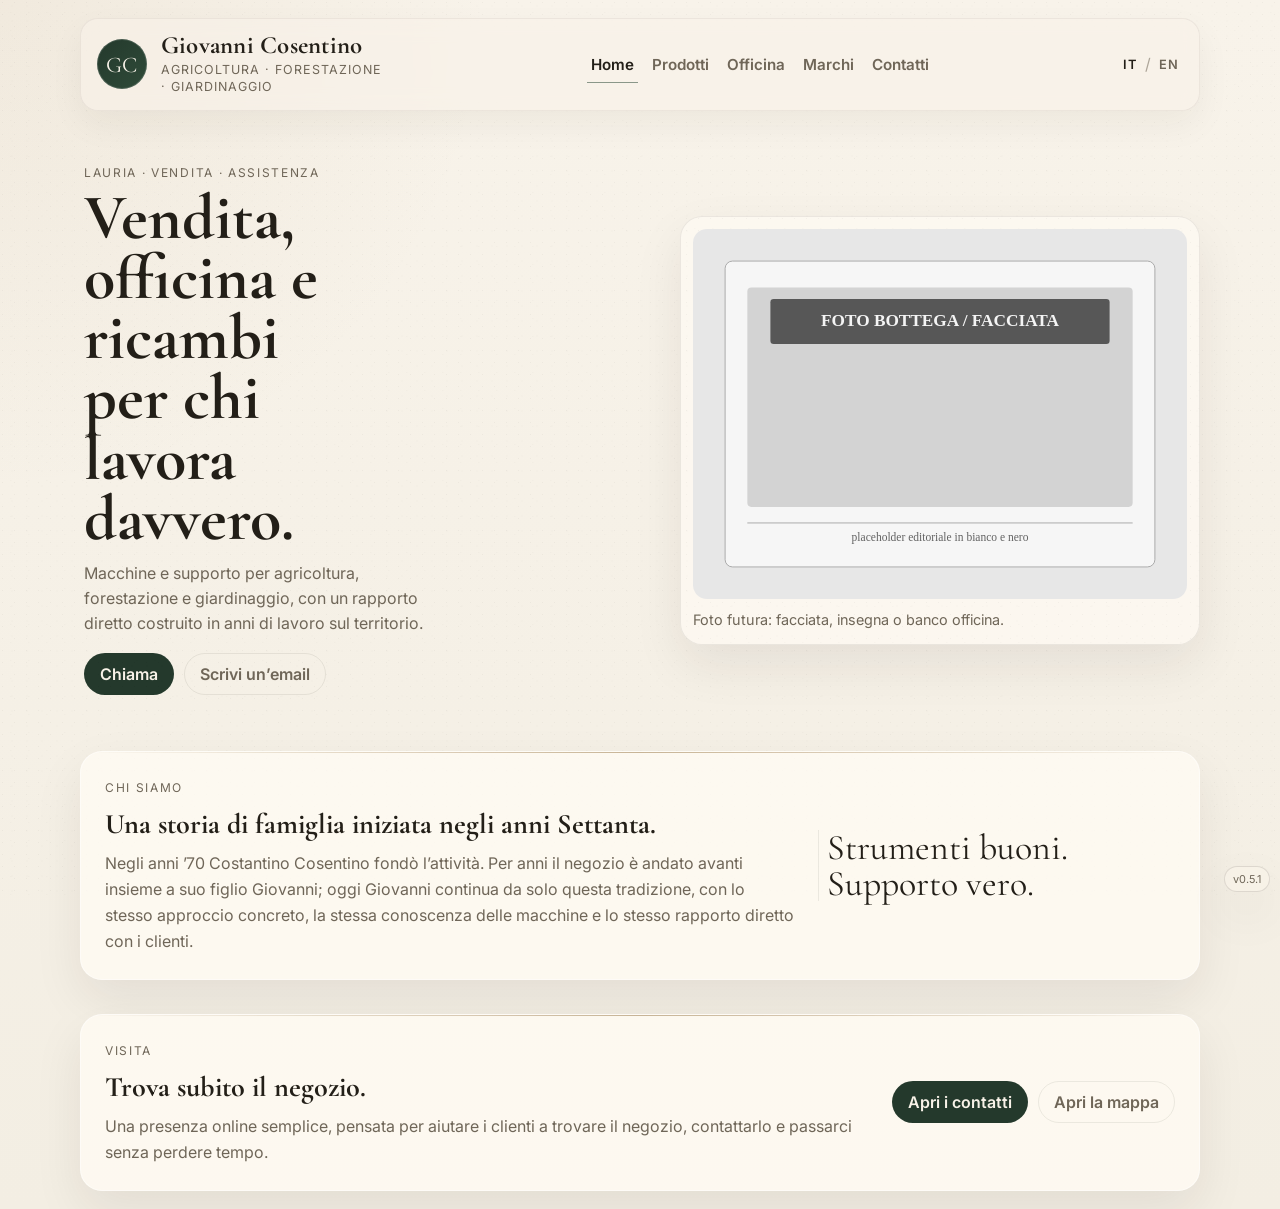
<file: index.html>
<!doctype html>
<html lang="it">
  <head>
    <meta charset="UTF-8" />
    <meta name="viewport" content="width=device-width, initial-scale=1.0" />
    <title>Giovanni Cosentino</title>
    <meta
      name="description"
      content="Vendita, assistenza e ricambi per giardinaggio e agricoltura a Lauria (PZ)."
    />
    <link rel="preconnect" href="https://fonts.googleapis.com" />
    <link rel="preconnect" href="https://fonts.gstatic.com" crossorigin />
    <link href="https://fonts.googleapis.com/css2?family=Inter:wght@400;500;600;700&family=Cormorant+Garamond:wght@500;600;700&display=swap" rel="stylesheet" />
    <link rel="stylesheet" href="./styles.css" />
    <link rel="icon" href="./assets/favicon.svg" type="image/svg+xml" />
    <script type="application/ld+json">{"@context":"https://schema.org","@type":"LocalBusiness","name":"Giovanni Cosentino","description":"Vendita, assistenza e ricambi per giardinaggio e agricoltura a Lauria (PZ). Rivenditore Oleo-Mac.","address":{"@type":"PostalAddress","streetAddress":"Via Rocco Scotellaro 161","addressLocality":"Lauria","postalCode":"85044","addressRegion":"PZ","addressCountry":"IT"},"telephone":["+39-333-668-9364","+39-0973-823286"],"email":"giov.cosentino@alice.it","openingHoursSpecification":[{"@type":"OpeningHoursSpecification","dayOfWeek":["Monday","Tuesday","Wednesday","Thursday","Friday","Saturday"],"opens":"08:30","closes":"12:30"},{"@type":"OpeningHoursSpecification","dayOfWeek":["Monday","Tuesday","Wednesday","Thursday","Friday","Saturday"],"opens":"14:30","closes":"18:30"}]}</script>
  </head>
  <body>
    <div class="grain"></div>
    <div class="page-wrap">
      <div class="site-shell">
        <header class="topbar">
          <div class="brand">
            <div class="brand-mark">GC</div>
            <div class="brand-copy">
              <h1>Giovanni Cosentino</h1>
              <p class="brand-sub"><span data-i18n="brandSub">Agricoltura · Forestazione · Giardinaggio</span></p>
            </div>
          </div>

          <nav class="desktop-nav" aria-label="Primary">
            <a class="nav-link is-active" href="./index.html" data-i18n="navHome">Home</a>
            <a class="nav-link" href="./prodotti.html" data-i18n="navProducts">Prodotti</a>
            <a class="nav-link" href="./officina.html" data-i18n="navWorkshop">Officina</a>
            <a class="nav-link" href="./marchi.html" data-i18n="navBrands">Marchi</a>
            <a class="nav-link" href="./contatti.html" data-i18n="navContacts">Contatti</a>
          </nav>

          <div class="topbar-actions">
            <div class="lang-switch" aria-label="Language switcher">
              <button class="lang-btn is-active" data-lang="it">IT</button>
              <button class="lang-btn" data-lang="en">EN</button>
            </div>
            <button class="menu-toggle" type="button" aria-expanded="false" aria-controls="mobile-menu" aria-label="Apri menu">
              <span></span>
              <span></span>
              <span></span>
            </button>
          </div>
        </header>

        <div class="mobile-menu" id="mobile-menu" hidden>
          <nav class="mobile-menu-panel" aria-label="Mobile navigation">
            <a class="nav-link is-active" href="./index.html" data-i18n="navHome">Home</a>
            <a class="nav-link" href="./prodotti.html" data-i18n="navProducts">Prodotti</a>
            <a class="nav-link" href="./officina.html" data-i18n="navWorkshop">Officina</a>
            <a class="nav-link" href="./marchi.html" data-i18n="navBrands">Marchi</a>
            <a class="nav-link" href="./contatti.html" data-i18n="navContacts">Contatti</a>
            <div class="mobile-menu-meta">
              <a class="btn btn-dark" href="tel:+393336689364" data-i18n="call">Chiama</a>
              <div class="lang-switch mobile-lang-switch" aria-label="Language switcher">
                <button class="lang-btn is-active" data-lang="it">IT</button>
                <button class="lang-btn" data-lang="en">EN</button>
              </div>
            </div>
          </nav>
        </div>

        <main class="main-content">
          <section class="hero hero-editorial hero-simple">
            <div class="hero-copy">
              <p class="eyebrow" data-i18n="homeEyebrow">Lauria · vendita · assistenza</p>
              <h2 data-i18n="homeTitle">Vendita, officina e ricambi per chi lavora davvero.</h2>
              <p class="hero-text" data-i18n="homeText">Macchine e supporto per agricoltura, forestazione e giardinaggio, con un rapporto diretto costruito in anni di lavoro sul territorio.</p>
              <div class="hero-actions">
                <a class="btn btn-dark" href="tel:+393336689364" data-i18n="call">Chiama</a>
                <a class="btn btn-light email-btn" href="mailto:giov.cosentino@alice.it?subject=Richiesta%20informazioni" data-mailto-it="mailto:giov.cosentino@alice.it?subject=Richiesta%20informazioni" data-mailto-en="mailto:giov.cosentino@alice.it?subject=Information%20request" data-i18n="emailAction">Scrivi un’email</a>
              </div>
            </div>
            <div class="hero-visual framed-image hero-visual-clean">
              <img src="./assets/hero-placeholder-bw.svg" alt="Placeholder negozio in stile editoriale" />
              <div class="image-note" data-i18n="heroNote">Foto futura: facciata, insegna o banco officina.</div>
            </div>
          </section>

          <section class="section-spacer story-band card lined-card">
            <div class="story-band-copy">
              <span class="mini-label" data-i18n="aboutLabel">Chi siamo</span>
              <h3 data-i18n="aboutTitle">Una storia di famiglia iniziata negli anni Settanta.</h3>
              <p data-i18n="aboutText">Negli anni ’70 Costantino Cosentino fondò l’attività. Per anni il negozio è andato avanti insieme a suo figlio Giovanni; oggi Giovanni continua da solo questa tradizione, con lo stesso approccio concreto, la stessa conoscenza delle macchine e lo stesso rapporto diretto con i clienti.</p>
            </div>
            <div class="story-band-aside">
              <p class="quote" data-i18n="toneQuote">Strumenti buoni. Supporto vero.</p>
            </div>
          </section>

          <section class="section-spacer contact-band card lined-card">
            <div>
              <span class="mini-label" data-i18n="visitLabel">Contatti</span>
              <h3 data-i18n="contactBandTitle">Trova subito il negozio.</h3>
              <p data-i18n="contactBandText">Una presenza online semplice, pensata per aiutare i clienti a trovare il negozio, contattarlo e passarci senza perdere tempo.</p>
            </div>
            <div class="contact-band-actions">
              <a class="btn btn-dark" href="./contatti.html" data-i18n="openContacts">Apri i contatti</a>
              <a class="btn btn-light" href="https://maps.google.com/?q=Via+Rocco+Scotellaro+161,+85044+Lauria+PZ,+Italia" target="_blank" rel="noreferrer" data-i18n="openMap">Apri la mappa</a>
            </div>
          </section>
        </main>
      </div>
      <div class="site-version">v0.5.1</div>
    </div>
    <script src="./lang.js?v=0.5.1"></script>
  </body>
</html>
</file>
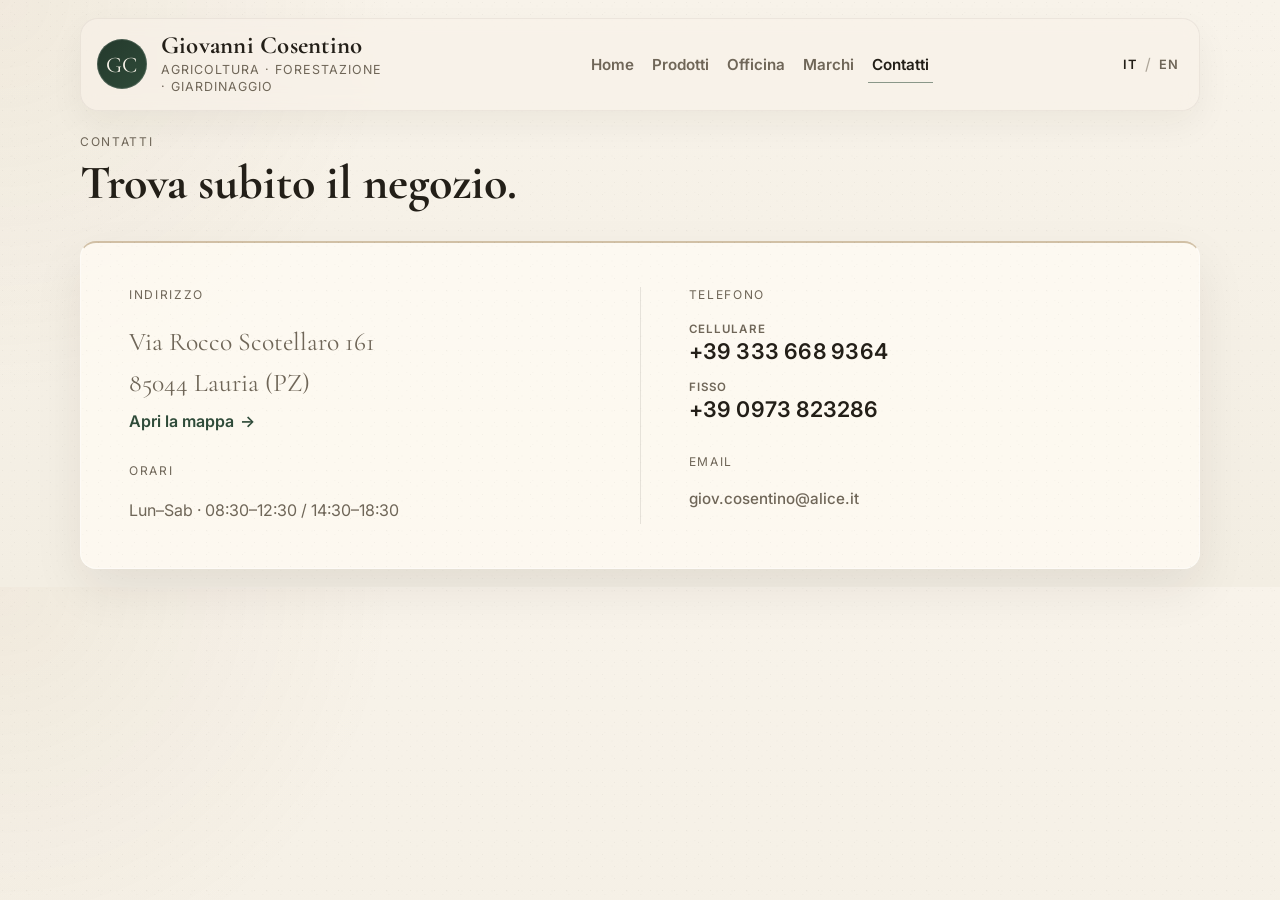
<file: contatti.html>
<!doctype html>
<html lang="it">
  <head>
    <meta charset="UTF-8" />
    <meta name="viewport" content="width=device-width, initial-scale=1.0" />
    <title>Contatti · Giovanni Cosentino</title>
    <meta name="description" content="Contatti, indirizzo e riferimenti del negozio di Giovanni Cosentino a Lauria (PZ)." />
    <link rel="preconnect" href="https://fonts.googleapis.com" />
    <link rel="preconnect" href="https://fonts.gstatic.com" crossorigin />
    <link href="https://fonts.googleapis.com/css2?family=Inter:wght@400;500;600;700&family=Cormorant+Garamond:wght@500;600;700&display=swap" rel="stylesheet" />
    <link rel="stylesheet" href="./styles.css" />
    <link rel="icon" href="./assets/favicon.svg" type="image/svg+xml" />
    <script type="application/ld+json">{"@context":"https://schema.org","@type":"LocalBusiness","name":"Giovanni Cosentino","description":"Vendita, assistenza e ricambi per giardinaggio e agricoltura a Lauria (PZ). Rivenditore Oleo-Mac.","address":{"@type":"PostalAddress","streetAddress":"Via Rocco Scotellaro 161","addressLocality":"Lauria","postalCode":"85044","addressRegion":"PZ","addressCountry":"IT"},"telephone":["+39-333-668-9364","+39-0973-823286"],"email":"giov.cosentino@alice.it","openingHoursSpecification":[{"@type":"OpeningHoursSpecification","dayOfWeek":["Monday","Tuesday","Wednesday","Thursday","Friday","Saturday"],"opens":"08:30","closes":"12:30"},{"@type":"OpeningHoursSpecification","dayOfWeek":["Monday","Tuesday","Wednesday","Thursday","Friday","Saturday"],"opens":"14:30","closes":"18:30"}]}</script>
  </head>
  <body>
    <div class="grain"></div>
    <div class="page-wrap">
      <div class="site-shell">
        <header class="topbar">
          <div class="brand">
            <div class="brand-mark">GC</div>
            <div class="brand-copy">
              <h1>Giovanni Cosentino</h1>
              <p class="brand-sub"><span data-i18n="brandSub">Agricoltura · Forestazione · Giardinaggio</span></p>
            </div>
          </div>
          <nav class="desktop-nav" aria-label="Primary">
            <a class="nav-link" href="./index.html" data-i18n="navHome">Home</a>
            <a class="nav-link" href="./prodotti.html" data-i18n="navProducts">Prodotti</a>
            <a class="nav-link" href="./officina.html" data-i18n="navWorkshop">Officina</a>
            <a class="nav-link" href="./marchi.html" data-i18n="navBrands">Marchi</a>
            <a class="nav-link is-active" href="./contatti.html" data-i18n="navContacts">Contatti</a>
          </nav>
          <div class="topbar-actions">
            <div class="lang-switch" aria-label="Language switcher">
              <button class="lang-btn is-active" data-lang="it">IT</button>
              <button class="lang-btn" data-lang="en">EN</button>
            </div>
            <button class="menu-toggle" type="button" aria-expanded="false" aria-controls="mobile-menu" aria-label="Apri menu">
              <span></span>
              <span></span>
              <span></span>
            </button>
          </div>
        </header>

        <div class="mobile-menu" id="mobile-menu" hidden>
          <nav class="mobile-menu-panel" aria-label="Mobile navigation">
            <a class="nav-link" href="./index.html" data-i18n="navHome">Home</a>
            <a class="nav-link" href="./prodotti.html" data-i18n="navProducts">Prodotti</a>
            <a class="nav-link" href="./officina.html" data-i18n="navWorkshop">Officina</a>
            <a class="nav-link" href="./marchi.html" data-i18n="navBrands">Marchi</a>
            <a class="nav-link is-active" href="./contatti.html" data-i18n="navContacts">Contatti</a>
            <div class="mobile-menu-meta">
              <a class="btn btn-dark" href="tel:+393336689364" data-i18n="call">Chiama</a>
              <div class="lang-switch mobile-lang-switch" aria-label="Language switcher">
                <button class="lang-btn is-active" data-lang="it">IT</button>
                <button class="lang-btn" data-lang="en">EN</button>
              </div>
            </div>
          </nav>
        </div>

        <main class="main-content">
          <div class="page-header compact-header">
            <p class="eyebrow" data-i18n="contactsEyebrow">Contatti</p>
            <h2 data-i18n="contactsTitle">Trova subito il negozio.</h2>
          </div>

          <article class="contact-card section-spacer">
            <div class="contact-card-body">

              <div class="contact-col">
                <div class="contact-block">
                  <span class="mini-label" data-i18n="addressLabel">Indirizzo</span>
                  <p class="contact-addr">Via Rocco Scotellaro 161<br>85044 Lauria (PZ)</p>
                  <a class="inline-link" href="https://maps.google.com/?q=Via+Rocco+Scotellaro+161,+85044+Lauria+PZ,+Italia" target="_blank" rel="noreferrer" data-i18n="openMap">Apri la mappa</a>
                </div>
                <div class="contact-block">
                  <span class="mini-label" data-i18n="hoursLabel">Orari</span>
                  <p data-i18n="hoursText">Lun–Sab · 08:30–12:30 / 14:30–18:30</p>
                </div>
              </div>

              <div class="contact-vline" aria-hidden="true"></div>

              <div class="contact-col">
                <div class="contact-block">
                  <span class="mini-label" data-i18n="phoneLabel">Telefono</span>
                  <div class="contact-phone-pair">
                    <div>
                      <span class="contact-num-label" data-i18n="mobileLabel">Cellulare</span>
                      <a class="contact-num" href="tel:+393336689364">+39 333 668 9364</a>
                    </div>
                    <div>
                      <span class="contact-num-label" data-i18n="officeLabel">Fisso</span>
                      <a class="contact-num" href="tel:+390973823286">+39 0973 823286</a>
                    </div>
                  </div>
                </div>
                <div class="contact-block">
                  <span class="mini-label">Email</span>
                  <a class="contact-email" href="mailto:giov.cosentino@alice.it">giov.cosentino@alice.it</a>
                </div>
              </div>

            </div>
          </article>
        </main>
      </div>
    </div>
    <script src="./lang.js?v=0.5.1"></script>
  </body>
</html>
</file>
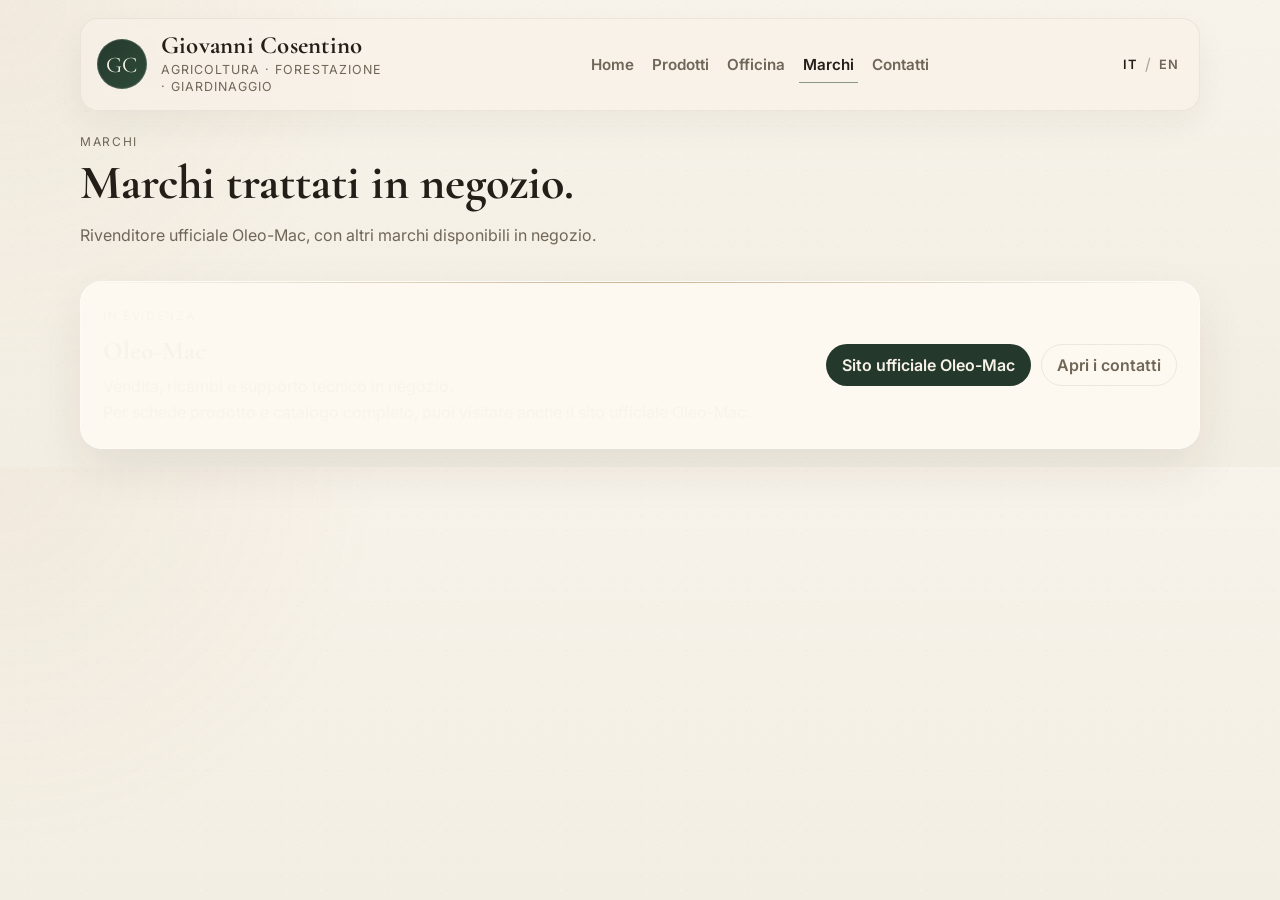
<file: marchi.html>
<!doctype html>
<html lang="it">
  <head>
    <meta charset="UTF-8" />
    <meta name="viewport" content="width=device-width, initial-scale=1.0" />
    <title>Marchi · Giovanni Cosentino</title>
    <meta name="description" content="Marchi trattati dal negozio di Giovanni Cosentino a Lauria (PZ)." />
    <link rel="preconnect" href="https://fonts.googleapis.com" />
    <link rel="preconnect" href="https://fonts.gstatic.com" crossorigin />
    <link href="https://fonts.googleapis.com/css2?family=Inter:wght@400;500;600;700&family=Cormorant+Garamond:wght@500;600;700&display=swap" rel="stylesheet" />
    <link rel="stylesheet" href="./styles.css" />
    <link rel="icon" href="./assets/favicon.svg" type="image/svg+xml" />
    <script type="application/ld+json">{"@context":"https://schema.org","@type":"LocalBusiness","name":"Giovanni Cosentino","description":"Vendita, assistenza e ricambi per giardinaggio e agricoltura a Lauria (PZ). Rivenditore Oleo-Mac.","address":{"@type":"PostalAddress","streetAddress":"Via Rocco Scotellaro 161","addressLocality":"Lauria","postalCode":"85044","addressRegion":"PZ","addressCountry":"IT"},"telephone":["+39-333-668-9364","+39-0973-823286"],"email":"giov.cosentino@alice.it","openingHoursSpecification":[{"@type":"OpeningHoursSpecification","dayOfWeek":["Monday","Tuesday","Wednesday","Thursday","Friday","Saturday"],"opens":"08:30","closes":"12:30"},{"@type":"OpeningHoursSpecification","dayOfWeek":["Monday","Tuesday","Wednesday","Thursday","Friday","Saturday"],"opens":"14:30","closes":"18:30"}]}</script>
  </head>
  <body>
    <div class="grain"></div>
    <div class="page-wrap">
      <div class="site-shell">
        <header class="topbar">
          <div class="brand">
            <div class="brand-mark">GC</div>
            <div class="brand-copy">
              <h1>Giovanni Cosentino</h1>
              <p class="brand-sub"><span data-i18n="brandSub">Agricoltura · Forestazione · Giardinaggio</span></p>
            </div>
          </div>
          <nav class="desktop-nav" aria-label="Primary">
            <a class="nav-link" href="./index.html" data-i18n="navHome">Home</a>
            <a class="nav-link" href="./prodotti.html" data-i18n="navProducts">Prodotti</a>
            <a class="nav-link" href="./officina.html" data-i18n="navWorkshop">Officina</a>
            <a class="nav-link is-active" href="./marchi.html" data-i18n="navBrands">Marchi</a>
            <a class="nav-link" href="./contatti.html" data-i18n="navContacts">Contatti</a>
          </nav>

          <div class="topbar-actions">
            <div class="lang-switch" aria-label="Language switcher">
              <button class="lang-btn is-active" data-lang="it">IT</button>
              <button class="lang-btn" data-lang="en">EN</button>
            </div>
            <button class="menu-toggle" type="button" aria-expanded="false" aria-controls="mobile-menu" aria-label="Apri menu">
              <span></span>
              <span></span>
              <span></span>
            </button>
          </div>
        </header>
        <div class="mobile-menu" id="mobile-menu" hidden>
          <nav class="mobile-menu-panel" aria-label="Mobile navigation">
            <a class="nav-link" href="./index.html" data-i18n="navHome">Home</a>
            <a class="nav-link" href="./prodotti.html" data-i18n="navProducts">Prodotti</a>
            <a class="nav-link" href="./officina.html" data-i18n="navWorkshop">Officina</a>
            <a class="nav-link is-active" href="./marchi.html" data-i18n="navBrands">Marchi</a>
            <a class="nav-link" href="./contatti.html" data-i18n="navContacts">Contatti</a>
            <div class="mobile-menu-meta">
              <a class="btn btn-dark" href="tel:+393336689364" data-i18n="call">Chiama</a>
              <div class="lang-switch mobile-lang-switch" aria-label="Language switcher">
                <button class="lang-btn is-active" data-lang="it">IT</button>
                <button class="lang-btn" data-lang="en">EN</button>
              </div>
            </div>
          </nav>
        </div>

        <main class="main-content">
          <div class="page-header compact-header">
            <p class="eyebrow" data-i18n="brandsEyebrow">Marchi</p>
            <h2 data-i18n="brandsTitle">Marchi trattati in negozio.</h2>
            <p data-i18n="brandsIntro">Rivenditore ufficiale Oleo-Mac, con altri marchi disponibili in negozio.</p>
          </div>

          <section class="section-spacer product-intro card lined-card brand-spotlight">
            <div>
              <span class="mini-label" data-i18n="featured">In evidenza</span>
              <h3>Oleo-Mac</h3>
              <p data-i18n="brandText">Vendita, ricambi e supporto tecnico in negozio.</p>
              <p class="brand-official-link-note" data-i18n="brandOfficialText">Per schede prodotto e catalogo completo, puoi visitare anche il sito ufficiale Oleo-Mac.</p>
            </div>
            <div class="product-intro-actions">
              <a class="btn btn-dark" href="https://www.oleomac.it" target="_blank" rel="noreferrer" data-i18n="brandOfficialCta">Sito ufficiale Oleo-Mac</a>
              <a class="btn btn-light" href="./contatti.html" data-i18n="openContacts">Apri i contatti</a>
            </div>
          </section>


        </main>
      </div>
    </div>
    <script src="./lang.js?v=0.5.1"></script>
  </body>
</html>
</file>
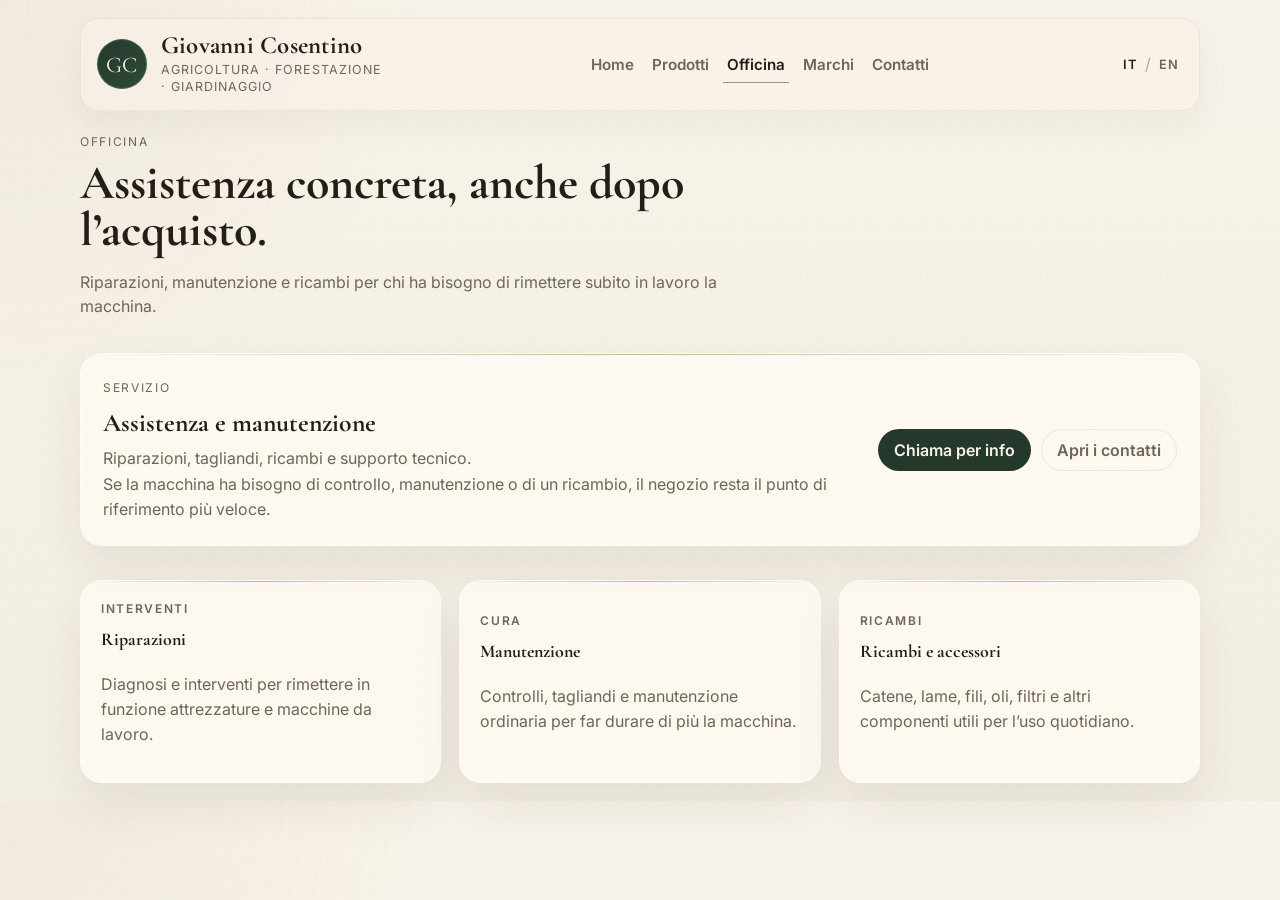
<file: officina.html>
<!doctype html>
<html lang="it">
  <head>
    <meta charset="UTF-8" />
    <meta name="viewport" content="width=device-width, initial-scale=1.0" />
    <title>Officina · Giovanni Cosentino</title>
    <meta name="description" content="Assistenza, manutenzione e riparazioni per attrezzature da giardinaggio e agricoltura a Lauria (PZ)." />
    <link rel="preconnect" href="https://fonts.googleapis.com" />
    <link rel="preconnect" href="https://fonts.gstatic.com" crossorigin />
    <link href="https://fonts.googleapis.com/css2?family=Inter:wght@400;500;600;700&family=Cormorant+Garamond:wght@500;600;700&display=swap" rel="stylesheet" />
    <link rel="stylesheet" href="./styles.css" />
    <link rel="icon" href="./assets/favicon.svg" type="image/svg+xml" />
    <script type="application/ld+json">{"@context":"https://schema.org","@type":"LocalBusiness","name":"Giovanni Cosentino","description":"Vendita, assistenza e ricambi per giardinaggio e agricoltura a Lauria (PZ). Rivenditore Oleo-Mac.","address":{"@type":"PostalAddress","streetAddress":"Via Rocco Scotellaro 161","addressLocality":"Lauria","postalCode":"85044","addressRegion":"PZ","addressCountry":"IT"},"telephone":["+39-333-668-9364","+39-0973-823286"],"email":"giov.cosentino@alice.it","openingHoursSpecification":[{"@type":"OpeningHoursSpecification","dayOfWeek":["Monday","Tuesday","Wednesday","Thursday","Friday","Saturday"],"opens":"08:30","closes":"12:30"},{"@type":"OpeningHoursSpecification","dayOfWeek":["Monday","Tuesday","Wednesday","Thursday","Friday","Saturday"],"opens":"14:30","closes":"18:30"}]}</script>
  </head>
  <body>
    <div class="grain"></div>
    <div class="page-wrap">
      <div class="site-shell">
        <header class="topbar">
          <div class="brand">
            <div class="brand-mark">GC</div>
            <div class="brand-copy">
              <h1>Giovanni Cosentino</h1>
              <p class="brand-sub"><span data-i18n="brandSub">Agricoltura · Forestazione · Giardinaggio</span></p>
            </div>
          </div>
          <nav class="desktop-nav" aria-label="Primary">
            <a class="nav-link" href="./index.html" data-i18n="navHome">Home</a>
            <a class="nav-link" href="./prodotti.html" data-i18n="navProducts">Prodotti</a>
            <a class="nav-link is-active" href="./officina.html" data-i18n="navWorkshop">Officina</a>
            <a class="nav-link" href="./marchi.html" data-i18n="navBrands">Marchi</a>
            <a class="nav-link" href="./contatti.html" data-i18n="navContacts">Contatti</a>
          </nav>

          <div class="topbar-actions">
            <div class="lang-switch" aria-label="Language switcher">
              <button class="lang-btn is-active" data-lang="it">IT</button>
              <button class="lang-btn" data-lang="en">EN</button>
            </div>
            <button class="menu-toggle" type="button" aria-expanded="false" aria-controls="mobile-menu" aria-label="Apri menu">
              <span></span>
              <span></span>
              <span></span>
            </button>
          </div>
        </header>
        <div class="mobile-menu" id="mobile-menu" hidden>
          <nav class="mobile-menu-panel" aria-label="Mobile navigation">
            <a class="nav-link" href="./index.html" data-i18n="navHome">Home</a>
            <a class="nav-link" href="./prodotti.html" data-i18n="navProducts">Prodotti</a>
            <a class="nav-link is-active" href="./officina.html" data-i18n="navWorkshop">Officina</a>
            <a class="nav-link" href="./marchi.html" data-i18n="navBrands">Marchi</a>
            <a class="nav-link" href="./contatti.html" data-i18n="navContacts">Contatti</a>
            <div class="mobile-menu-meta">
              <a class="btn btn-dark" href="tel:+393336689364" data-i18n="call">Chiama</a>
              <div class="lang-switch mobile-lang-switch" aria-label="Language switcher">
                <button class="lang-btn is-active" data-lang="it">IT</button>
                <button class="lang-btn" data-lang="en">EN</button>
              </div>
            </div>
          </nav>
        </div>

        <main class="main-content">
          <div class="page-header compact-header">
            <p class="eyebrow" data-i18n="workshopEyebrow">Officina</p>
            <h2 data-i18n="workshopTitle">Assistenza concreta, anche dopo l’acquisto.</h2>
            <p data-i18n="workshopIntro">Riparazioni, manutenzione e ricambi per chi ha bisogno di rimettere subito in lavoro la macchina.</p>
          </div>

          <section class="section-spacer workshop-band card lined-card">
            <div>
              <span class="mini-label" data-i18n="serviceLabel">Servizio</span>
              <h3 data-i18n="workshopCardTitle">Riparazioni, manutenzione, ricambi</h3>
              <p data-i18n="workshopCardText">Un supporto diretto e pratico, pensato per seguire il cliente anche dopo la vendita.</p>
              <p class="workshop-trust-note" data-i18n="workshopTrustText">Se la macchina ha bisogno di controllo, manutenzione o di un ricambio, il negozio resta il punto di riferimento più veloce.</p>
            </div>
            <div class="workshop-band-actions">
              <a class="btn btn-dark" href="tel:+393336689364" data-i18n="callInfo">Chiama per info</a>
              <a class="btn btn-light" href="./contatti.html" data-i18n="openContacts">Apri i contatti</a>
            </div>
          </section>

          <section class="section-spacer details-grid">
            <article class="detail-card card lined-card">
              <span class="mini-label" data-i18n="work1Label">Interventi</span>
              <h3 data-i18n="work1">Riparazioni</h3>
              <p data-i18n="work1Text">Diagnosi e interventi per rimettere in funzione attrezzature e macchine da lavoro.</p>
            </article>
            <article class="detail-card card lined-card">
              <span class="mini-label" data-i18n="work2Label">Cura</span>
              <h3 data-i18n="work2">Manutenzione</h3>
              <p data-i18n="work2Text">Controlli, tagliandi e manutenzione ordinaria per far durare di più la macchina.</p>
            </article>
            <article class="detail-card card lined-card">
              <span class="mini-label" data-i18n="work3Label">Ricambi</span>
              <h3 data-i18n="work3">Ricambi e accessori</h3>
              <p data-i18n="work3Text">Catene, lame, fili, oli, filtri e altri componenti utili per l’uso quotidiano.</p>
            </article>
          </section>
        </main>
      </div>
    </div>
    <script src="./lang.js?v=0.5.1"></script>
  </body>
</html>
</file>
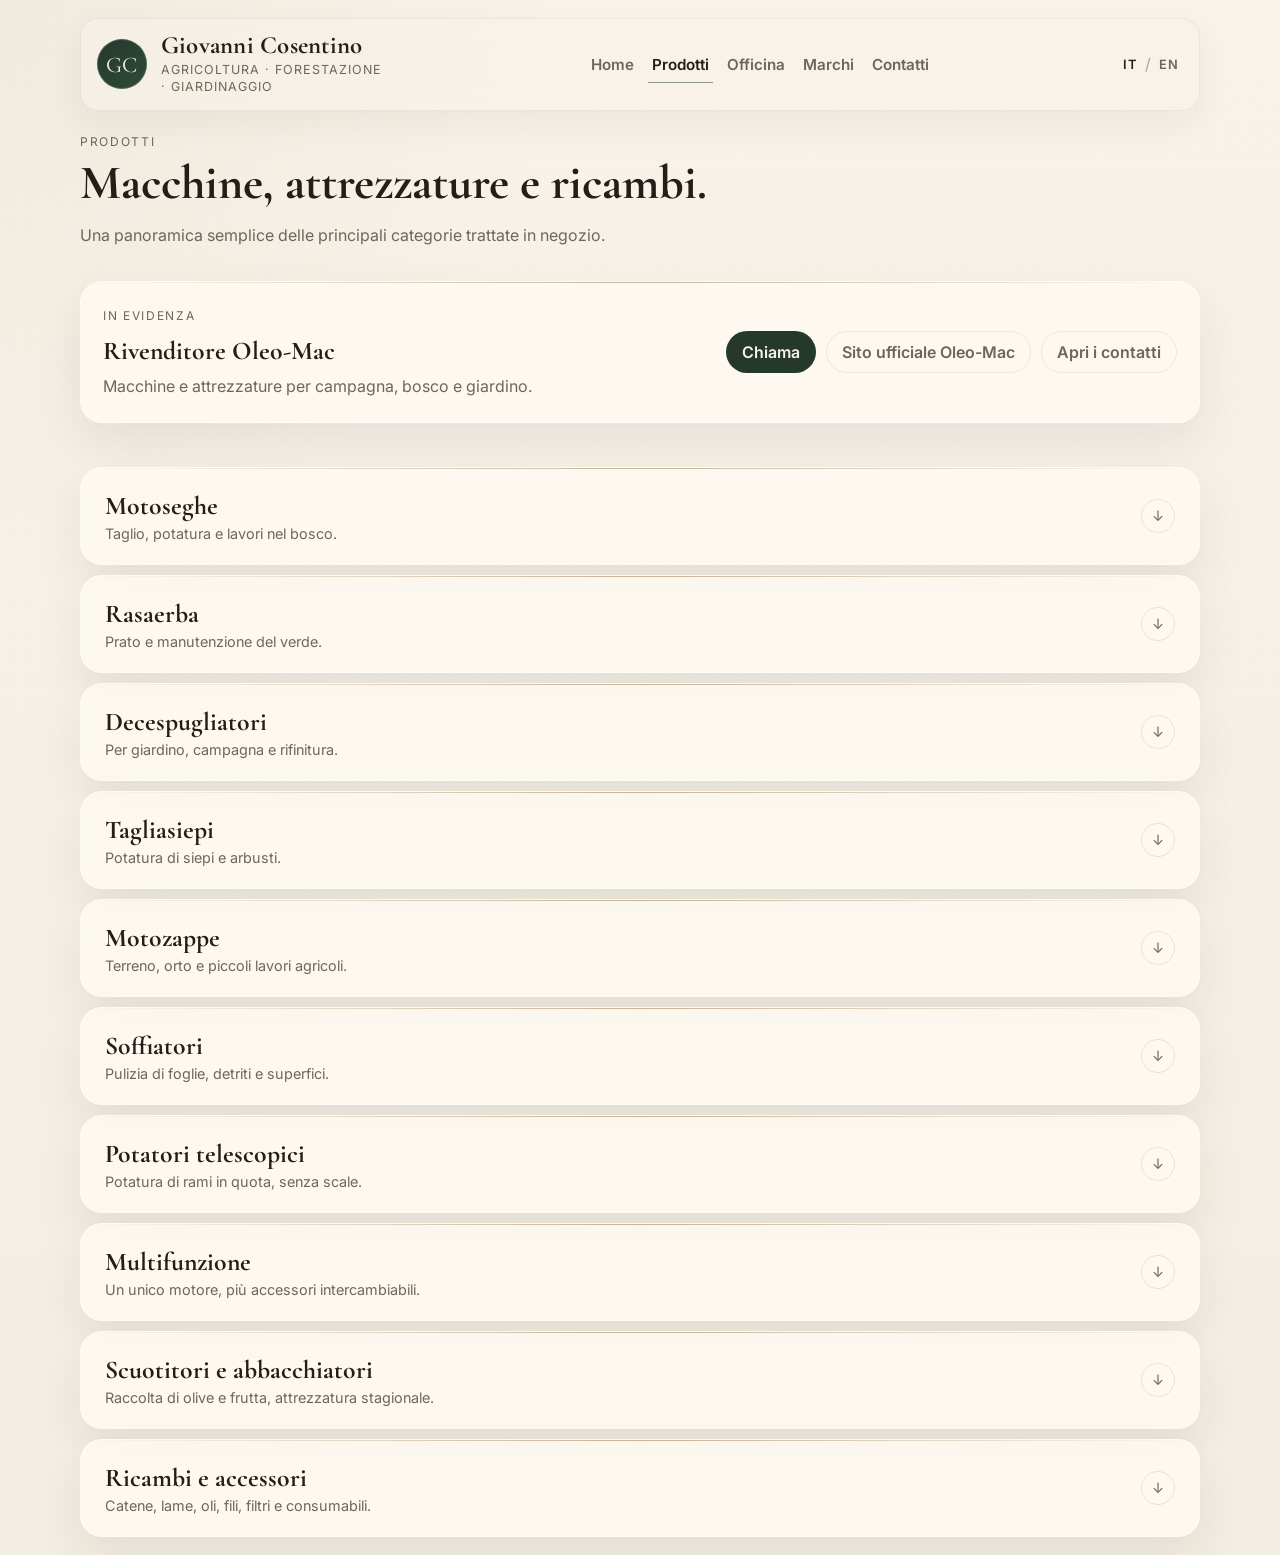
<file: prodotti.html>
<!doctype html>
<html lang="it">
  <head>
    <meta charset="UTF-8" />
    <meta name="viewport" content="width=device-width, initial-scale=1.0" />
    <title>Prodotti · Giovanni Cosentino</title>
    <meta name="description" content="Categorie di prodotti per giardinaggio e agricoltura a Lauria (PZ)." />
    <link rel="preconnect" href="https://fonts.googleapis.com" />
    <link rel="preconnect" href="https://fonts.gstatic.com" crossorigin />
    <link href="https://fonts.googleapis.com/css2?family=Inter:wght@400;500;600;700&family=Cormorant+Garamond:wght@500;600;700&display=swap" rel="stylesheet" />
    <link rel="stylesheet" href="./styles.css" />
    <link rel="icon" href="./assets/favicon.svg" type="image/svg+xml" />
    <script type="application/ld+json">{"@context":"https://schema.org","@type":"LocalBusiness","name":"Giovanni Cosentino","description":"Vendita, assistenza e ricambi per giardinaggio e agricoltura a Lauria (PZ). Rivenditore Oleo-Mac.","address":{"@type":"PostalAddress","streetAddress":"Via Rocco Scotellaro 161","addressLocality":"Lauria","postalCode":"85044","addressRegion":"PZ","addressCountry":"IT"},"telephone":["+39-333-668-9364","+39-0973-823286"],"email":"giov.cosentino@alice.it","openingHoursSpecification":[{"@type":"OpeningHoursSpecification","dayOfWeek":["Monday","Tuesday","Wednesday","Thursday","Friday","Saturday"],"opens":"08:30","closes":"12:30"},{"@type":"OpeningHoursSpecification","dayOfWeek":["Monday","Tuesday","Wednesday","Thursday","Friday","Saturday"],"opens":"14:30","closes":"18:30"}]}</script>
  </head>
  <body>
    <div class="grain"></div>
    <div class="page-wrap">
      <div class="site-shell">
        <header class="topbar">
          <div class="brand">
            <div class="brand-mark">GC</div>
            <div class="brand-copy">
              <h1>Giovanni Cosentino</h1>
              <p class="brand-sub"><span data-i18n="brandSub">Agricoltura · Forestazione · Giardinaggio</span></p>
            </div>
          </div>
          <nav class="desktop-nav" aria-label="Primary">
            <a class="nav-link" href="./index.html" data-i18n="navHome">Home</a>
            <a class="nav-link is-active" href="./prodotti.html" data-i18n="navProducts">Prodotti</a>
            <a class="nav-link" href="./officina.html" data-i18n="navWorkshop">Officina</a>
            <a class="nav-link" href="./marchi.html" data-i18n="navBrands">Marchi</a>
            <a class="nav-link" href="./contatti.html" data-i18n="navContacts">Contatti</a>
          </nav>
          <div class="topbar-actions">
            <div class="lang-switch" aria-label="Language switcher">
              <button class="lang-btn is-active" data-lang="it">IT</button>
              <button class="lang-btn" data-lang="en">EN</button>
            </div>
            <button class="menu-toggle" type="button" aria-expanded="false" aria-controls="mobile-menu" aria-label="Apri menu">
              <span></span>
              <span></span>
              <span></span>
            </button>
          </div>
        </header>

        <div class="mobile-menu" id="mobile-menu" hidden>
          <nav class="mobile-menu-panel" aria-label="Mobile navigation">
            <a class="nav-link" href="./index.html" data-i18n="navHome">Home</a>
            <a class="nav-link is-active" href="./prodotti.html" data-i18n="navProducts">Prodotti</a>
            <a class="nav-link" href="./officina.html" data-i18n="navWorkshop">Officina</a>
            <a class="nav-link" href="./marchi.html" data-i18n="navBrands">Marchi</a>
            <a class="nav-link" href="./contatti.html" data-i18n="navContacts">Contatti</a>
            <div class="mobile-menu-meta">
              <a class="btn btn-dark" href="tel:+393336689364" data-i18n="call">Chiama</a>
              <div class="lang-switch mobile-lang-switch" aria-label="Language switcher">
                <button class="lang-btn is-active" data-lang="it">IT</button>
                <button class="lang-btn" data-lang="en">EN</button>
              </div>
            </div>
          </nav>
        </div>

        <main class="main-content">
          <div class="page-header compact-header">
            <p class="eyebrow" data-i18n="productsEyebrow">Prodotti</p>
            <h2 data-i18n="productsTitle">Macchine, attrezzature e ricambi.</h2>
            <p data-i18n="productsIntro">Una panoramica semplice delle principali categorie trattate in negozio.</p>
          </div>

          <section class="section-spacer product-intro card lined-card">
            <div>
              <span class="mini-label" data-i18n="featured">In evidenza</span>
              <h3 data-i18n="productsCardTitle">Rivenditore Oleo-Mac</h3>
              <p data-i18n="productsCardText">Macchine e attrezzature per campagna, bosco e giardino, con supporto diretto in negozio.</p>
            </div>
            <div class="product-intro-actions">
              <a class="btn btn-dark" href="tel:+393336689364" data-i18n="call">Chiama</a>
              <a class="btn btn-light" href="https://www.oleomac.it" target="_blank" rel="noreferrer" data-i18n="brandOfficialCta">Sito ufficiale Oleo-Mac</a>
              <a class="btn btn-light" href="./contatti.html" data-i18n="openContacts">Apri i contatti</a>
            </div>
          </section>

          <section class="cat-accordion" aria-label="Categorie prodotti">

            <div class="cat-item card lined-card">
              <button class="cat-toggle" aria-expanded="false" aria-controls="cat-chainsaw">
                <div class="cat-toggle-inner">
                  <h3 class="cat-name" data-i18n="cat1">Motoseghe</h3>
                  <p class="cat-desc" data-i18n="cat1Text">Taglio, potatura e lavori nel bosco.</p>
                </div>
                <span class="cat-arrow" aria-hidden="true">↓</span>
              </button>
              <div class="cat-panel" id="cat-chainsaw" hidden>
                <div class="cat-photo-grid">
                  <figure class="cat-photo-card">
                    <img src="./assets/medias/chainsaw-1.jpeg" alt="Motosega Oleo-Mac" loading="lazy" />
                    <figcaption data-i18n="prod_chainsaw1">Motosega a benzina</figcaption>
                  </figure>
                </div>
              </div>
            </div>

            <div class="cat-item card lined-card">
              <button class="cat-toggle" aria-expanded="false" aria-controls="cat-lawnmower">
                <div class="cat-toggle-inner">
                  <h3 class="cat-name" data-i18n="cat2">Rasaerba</h3>
                  <p class="cat-desc" data-i18n="cat2Text">Prato e manutenzione del verde.</p>
                </div>
                <span class="cat-arrow" aria-hidden="true">↓</span>
              </button>
              <div class="cat-panel" id="cat-lawnmower" hidden>
                <div class="cat-photo-grid">
                  <figure class="cat-photo-card">
                    <img src="./assets/medias/lawnmower-walk.jpeg" alt="Rasaerba a spinta Oleo-Mac" loading="lazy" />
                    <figcaption data-i18n="prod_lawnmower_walk">Rasaerba a spinta</figcaption>
                  </figure>
                  <figure class="cat-photo-card">
                    <img src="./assets/medias/lawnmower-tractor.jpeg" alt="Trattorino rasaerba Oleo-Mac" loading="lazy" />
                    <figcaption data-i18n="prod_lawnmower_tractor">Trattorino rasaerba</figcaption>
                  </figure>
                  <figure class="cat-photo-card">
                    <img src="./assets/medias/lawnmower-rotary-large.jpeg" alt="Motofalciatrice Oleo-Mac" loading="lazy" />
                    <figcaption data-i18n="prod_lawnmower_large">Motofalciatrice a ruote</figcaption>
                  </figure>
                </div>
              </div>
            </div>

            <div class="cat-item card lined-card">
              <button class="cat-toggle" aria-expanded="false" aria-controls="cat-brushcutter">
                <div class="cat-toggle-inner">
                  <h3 class="cat-name" data-i18n="cat3">Decespugliatori</h3>
                  <p class="cat-desc" data-i18n="cat3Text">Per giardino, campagna e rifinitura.</p>
                </div>
                <span class="cat-arrow" aria-hidden="true">↓</span>
              </button>
              <div class="cat-panel" id="cat-brushcutter" hidden>
                <div class="cat-photo-grid">
                  <figure class="cat-photo-card">
                    <img src="./assets/medias/brushcutter-petrol.jpeg" alt="Decespugliatore a benzina Oleo-Mac" loading="lazy" />
                    <figcaption data-i18n="prod_brushcutter_petrol">Decespugliatore a benzina</figcaption>
                  </figure>
                  <figure class="cat-photo-card">
                    <img src="./assets/medias/brushcutter-battery.jpeg" alt="Decespugliatore a batteria Oleo-Mac" loading="lazy" />
                    <figcaption data-i18n="prod_brushcutter_battery">Decespugliatore a batteria</figcaption>
                  </figure>
                </div>
              </div>
            </div>

            <div class="cat-item card lined-card">
              <button class="cat-toggle" aria-expanded="false" aria-controls="cat-hedgetrimmer">
                <div class="cat-toggle-inner">
                  <h3 class="cat-name" data-i18n="cat7">Tagliasiepi</h3>
                  <p class="cat-desc" data-i18n="cat7Text">Potatura di siepi e arbusti.</p>
                </div>
                <span class="cat-arrow" aria-hidden="true">↓</span>
              </button>
              <div class="cat-panel" id="cat-hedgetrimmer" hidden>
                <div class="cat-photo-grid">
                  <figure class="cat-photo-card">
                    <img src="./assets/medias/hedgetrimmer-petrol.jpeg" alt="Tagliasiepi a benzina Oleo-Mac" loading="lazy" />
                    <figcaption data-i18n="prod_hedgetrimmer_petrol">Tagliasiepi a benzina</figcaption>
                  </figure>
                  <figure class="cat-photo-card">
                    <img src="./assets/medias/hedgetrimmer-electric.jpeg" alt="Tagliasiepi elettrica Oleo-Mac" loading="lazy" />
                    <figcaption data-i18n="prod_hedgetrimmer_electric">Tagliasiepi elettrica</figcaption>
                  </figure>
                </div>
              </div>
            </div>

            <div class="cat-item card lined-card">
              <button class="cat-toggle" aria-expanded="false" aria-controls="cat-tiller">
                <div class="cat-toggle-inner">
                  <h3 class="cat-name" data-i18n="cat4">Motozappe</h3>
                  <p class="cat-desc" data-i18n="cat4Text">Terreno, orto e piccoli lavori agricoli.</p>
                </div>
                <span class="cat-arrow" aria-hidden="true">↓</span>
              </button>
              <div class="cat-panel" id="cat-tiller" hidden>
                <div class="cat-photo-grid">
                  <figure class="cat-photo-card">
                    <img src="./assets/medias/tiller-walk.jpeg" alt="Motozappa a ruote Oleo-Mac" loading="lazy" />
                    <figcaption data-i18n="prod_tiller_walk">Motozappa a ruote</figcaption>
                  </figure>
                  <figure class="cat-photo-card">
                    <img src="./assets/medias/tiller-rotary.jpeg" alt="Motozappa con frese Oleo-Mac" loading="lazy" />
                    <figcaption data-i18n="prod_tiller_rotary">Motozappa con frese</figcaption>
                  </figure>
                </div>
              </div>
            </div>

            <div class="cat-item card lined-card">
              <button class="cat-toggle" aria-expanded="false" aria-controls="cat-blower">
                <div class="cat-toggle-inner">
                  <h3 class="cat-name" data-i18n="cat8">Soffiatori</h3>
                  <p class="cat-desc" data-i18n="cat8Text">Pulizia di foglie, detriti e superfici.</p>
                </div>
                <span class="cat-arrow" aria-hidden="true">↓</span>
              </button>
              <div class="cat-panel" id="cat-blower" hidden>
                <div class="cat-photo-grid">
                  <figure class="cat-photo-card">
                    <img src="./assets/medias/blower-handheld.jpeg" alt="Soffiatore a mano Oleo-Mac" loading="lazy" />
                    <figcaption data-i18n="prod_blower_handheld">Soffiatore a mano</figcaption>
                  </figure>
                  <figure class="cat-photo-card">
                    <img src="./assets/medias/blower-backpack.jpeg" alt="Soffiatore a zaino" loading="lazy" />
                    <figcaption data-i18n="prod_blower_backpack">Soffiatore a zaino</figcaption>
                  </figure>
                </div>
              </div>
            </div>

            <div class="cat-item card lined-card">
              <button class="cat-toggle" aria-expanded="false" aria-controls="cat-pruner">
                <div class="cat-toggle-inner">
                  <h3 class="cat-name" data-i18n="cat9">Potatori telescopici</h3>
                  <p class="cat-desc" data-i18n="cat9Text">Potatura di rami in quota, senza scale.</p>
                </div>
                <span class="cat-arrow" aria-hidden="true">↓</span>
              </button>
              <div class="cat-panel" id="cat-pruner" hidden>
                <div class="cat-photo-grid">
                  <figure class="cat-photo-card">
                    <img src="./assets/medias/pole-pruner.jpeg" alt="Potatrice telescopica Oleo-Mac" loading="lazy" />
                    <figcaption data-i18n="prod_pole_pruner">Potatrice telescopica</figcaption>
                  </figure>
                </div>
              </div>
            </div>

            <div class="cat-item card lined-card">
              <button class="cat-toggle" aria-expanded="false" aria-controls="cat-multitool">
                <div class="cat-toggle-inner">
                  <h3 class="cat-name" data-i18n="cat10">Multifunzione</h3>
                  <p class="cat-desc" data-i18n="cat10Text">Un unico motore, più accessori intercambiabili.</p>
                </div>
                <span class="cat-arrow" aria-hidden="true">↓</span>
              </button>
              <div class="cat-panel" id="cat-multitool" hidden>
                <div class="cat-photo-grid">
                  <figure class="cat-photo-card">
                    <img src="./assets/medias/multitool-battery-head.jpeg" alt="Unità multifunzione a batteria Oleo-Mac" loading="lazy" />
                    <figcaption data-i18n="prod_multitool_battery">Unità multifunzione a batteria</figcaption>
                  </figure>
                  <figure class="cat-photo-card">
                    <img src="./assets/medias/multitool-petrol-system.jpeg" alt="Sistema multifunzione a benzina Oleo-Mac" loading="lazy" />
                    <figcaption data-i18n="prod_multitool_petrol">Sistema multifunzione a benzina</figcaption>
                  </figure>
                </div>
              </div>
            </div>

            <div class="cat-item card lined-card">
              <button class="cat-toggle" aria-expanded="false" aria-controls="cat-harvester">
                <div class="cat-toggle-inner">
                  <h3 class="cat-name" data-i18n="cat6">Scuotitori e abbacchiatori</h3>
                  <p class="cat-desc" data-i18n="cat6Text">Raccolta di olive e frutta, attrezzatura stagionale.</p>
                </div>
                <span class="cat-arrow" aria-hidden="true">↓</span>
              </button>
              <div class="cat-panel" id="cat-harvester" hidden>
                <div class="cat-photo-grid">
                  <figure class="cat-photo-card">
                    <img src="./assets/medias/harvester-rake.jpeg" alt="Abbacchiatore elettrico" loading="lazy" />
                    <figcaption data-i18n="prod_harvester">Abbacchiatore / scuotitore elettrico</figcaption>
                  </figure>
                </div>
              </div>
            </div>

            <div class="cat-item card lined-card">
              <button class="cat-toggle" aria-expanded="false" aria-controls="cat-accessories">
                <div class="cat-toggle-inner">
                  <h3 class="cat-name" data-i18n="cat5">Ricambi e accessori</h3>
                  <p class="cat-desc" data-i18n="cat5Text">Catene, lame, oli, fili, filtri e consumabili.</p>
                </div>
                <span class="cat-arrow" aria-hidden="true">↓</span>
              </button>
              <div class="cat-panel" id="cat-accessories" hidden>
                <div class="cat-photo-grid">
                  <figure class="cat-photo-card">
                    <img src="./assets/medias/oil-2stroke.jpeg" alt="Olio motore 2 tempi Oleo-Mac" loading="lazy" />
                    <figcaption data-i18n="prod_oil">Olio motore 2 tempi</figcaption>
                  </figure>
                  <figure class="cat-photo-card">
                    <img src="./assets/medias/trimmer-line.jpeg" alt="Filo per decespugliatori Oleo-Mac" loading="lazy" />
                    <figcaption data-i18n="prod_trimmerline">Filo per decespugliatori</figcaption>
                  </figure>
                  <figure class="cat-photo-card">
                    <img src="./assets/medias/pressure-washer.jpeg" alt="Idropulitrice Oleo-Mac" loading="lazy" />
                    <figcaption data-i18n="prod_pressurewasher">Idropulitrice elettrica</figcaption>
                  </figure>
                  <figure class="cat-photo-card">
                    <img src="./assets/medias/power-station.jpeg" alt="Stazione di energia Oleo-Mac PSi 1650" loading="lazy" />
                    <figcaption data-i18n="prod_powerstation">Stazione di energia portatile</figcaption>
                  </figure>
                </div>
              </div>
            </div>

          </section>
        </main>
      </div>
    </div>
    <script src="./lang.js?v=0.5.1"></script>
    <script>
      document.querySelectorAll('.cat-toggle').forEach(function(btn) {
        btn.addEventListener('click', function() {
          var panel = document.getElementById(btn.getAttribute('aria-controls'));
          var isOpen = btn.getAttribute('aria-expanded') === 'true';
          btn.setAttribute('aria-expanded', String(!isOpen));
          panel.hidden = isOpen;
        });
      });
    </script>
  </body>
</html>
</file>
<file: styles.css>
:root {
  --paper: #f3eee3;
  --paper-deep: #ece4d3;
  --card: rgba(255, 251, 244, 0.78);
  --ink: #231f18;
  --ink-soft: #6f6658;
  --forest: #2f4b39;
  --forest-deep: #24392c;
  --brass: #9c7b4b;
  --line: rgba(35, 31, 24, 0.12);
  --shadow: 0 20px 50px rgba(35, 31, 24, 0.08);
  --radius: 22px;
}

* { box-sizing: border-box; min-width: 0; }
html { scroll-behavior: smooth; }
body {
  margin: 0;
  font-family: "Inter", sans-serif;
  color: var(--ink);
  background:
    radial-gradient(circle at top left, rgba(156, 123, 75, 0.08), transparent 28%),
    linear-gradient(180deg, #f8f3ea 0%, var(--paper) 100%);
  overflow-x: hidden;
}

a { color: inherit; text-decoration: none; }
img {
  display: block;
  width: 100%;
  max-width: 100%;
  height: auto;
  border-radius: 14px;
  filter: grayscale(1) contrast(1.03);
}
button { font: inherit; }

.grain {
  position: fixed;
  inset: 0;
  pointer-events: none;
  opacity: 0.08;
  background-image:
    radial-gradient(circle at 20% 20%, rgba(0,0,0,0.45) 0.6px, transparent 0.8px),
    radial-gradient(circle at 80% 40%, rgba(0,0,0,0.3) 0.6px, transparent 0.8px),
    radial-gradient(circle at 60% 70%, rgba(0,0,0,0.22) 0.6px, transparent 0.8px);
  background-size: 12px 12px, 15px 15px, 18px 18px;
}

.page-wrap {
  width: 100%;
  overflow-x: clip;
  padding: 18px;
}

.site-shell {
  width: 100%;
  max-width: 1120px;
  margin: 0 auto;
}

.topbar {
  display: flex;
  align-items: center;
  justify-content: space-between;
  gap: 16px;
  padding: 14px 16px;
  background: rgba(248, 242, 232, 0.58);
  backdrop-filter: blur(10px);
  border: 1px solid rgba(35,31,24,0.06);
  border-radius: 18px;
  box-shadow: 0 14px 34px rgba(35, 31, 24, 0.05);
}

.brand {
  display: flex;
  align-items: center;
  gap: 14px;
}

.brand-mark {
  width: 50px;
  height: 50px;
  border-radius: 50%;
  display: grid;
  place-items: center;
  background: linear-gradient(135deg, var(--forest-deep), var(--forest));
  color: #f7f2e8;
  font-family: "Cormorant Garamond", serif;
  font-size: 1.4rem;
  letter-spacing: 0.04em;
  box-shadow: inset 0 0 0 1px rgba(255,255,255,0.15);
}

.brand h1,
.hero h2,
.page-header h2,
.feature-card h3,
.catalog-card h3,
.brand-card h3,
.contact-box h3,
.story-card h3,
.detail-card h3,
.area-card h3 {
  margin: 0;
}

.brand h1,
.hero h2,
.page-header h2,
.quote,
.story-card h3,
.detail-card h3,
.area-card h3 {
  font-family: "Cormorant Garamond", serif;
}

.brand h1 {
  font-size: clamp(1.2rem, 2vw, 1.55rem);
  line-height: 1.02;
  letter-spacing: 0.01em;
}

.brand-sub {
  margin: 4px 0 0;
  color: var(--ink-soft);
  font-size: 0.78rem;
  letter-spacing: 0.08em;
  text-transform: uppercase;
  line-height: 1.35;
  max-width: 30ch;
  text-wrap: balance;
}

.eyebrow,
.mini-label {
  color: var(--ink-soft);
  font-size: 0.75rem;
  letter-spacing: 0.14em;
  text-transform: uppercase;
}

.eyebrow { margin: 0 0 8px; }
.mini-label { display: inline-block; margin-bottom: 12px; }

.desktop-nav,
.mobile-nav,
.topbar-actions,
.lang-switch,
.hero-actions,
.hero-highlights,
.check-list,
.contact-box ul,
.editorial-grid,
.editorial-grid-products,
.editorial-grid-brand,
.editorial-grid-contact,
.editorial-split,
.story-grid,
.details-grid,
.area-grid,
.quick-links {
  display: flex;
  gap: 10px;
}

.hero-actions {
  margin-top: 18px;
  flex-wrap: wrap;
}

.hero-simple {
  grid-template-columns: minmax(0, 1fr) minmax(320px, 0.9fr);
  padding-bottom: 8px;
}

.hero-visual-clean {
  max-width: 520px;
  margin-left: auto;
}

.services-strip {
  display: grid;
  grid-template-columns: repeat(3, minmax(0, 1fr));
  gap: 16px;
}

.service-pill {
  display: block;
  padding: 20px;
  transition: transform 160ms ease, box-shadow 160ms ease, border-color 160ms ease;
}

.service-pill:hover {
  transform: translateY(-2px);
  box-shadow: 0 24px 60px rgba(35, 31, 24, 0.09);
  border-color: rgba(47, 75, 57, 0.18);
}

.service-pill h3 {
  font-size: 1.14rem;
  margin-bottom: 8px;
}

.service-pill p {
  margin: 0;
}

.story-band,
.contact-band {
  display: grid;
  gap: 22px;
  padding: 24px;
}

.story-band {
  grid-template-columns: minmax(0, 1.45fr) minmax(240px, 0.75fr);
  align-items: center;
}

.story-band-copy h3,
.contact-band h3 {
  font-size: clamp(1.45rem, 2.2vw, 2rem);
  margin: 0 0 10px;
  font-family: "Cormorant Garamond", serif;
}

.story-band-copy p,
.contact-band p {
  margin: 0;
  color: var(--ink-soft);
  line-height: 1.62;
}

.story-band-aside {
  padding-left: 8px;
  border-left: 1px solid rgba(35, 31, 24, 0.08);
}

.story-band-aside .quote {
  font-size: clamp(1.9rem, 2.8vw, 2.7rem);
}

.contact-band {
  grid-template-columns: minmax(0, 1fr) auto;
  align-items: center;
}

.product-intro,
.workshop-band,
.contact-band-page {
  display: grid;
  grid-template-columns: minmax(0, 1fr) auto;
  gap: 20px;
  align-items: center;
  padding: 22px;
}

.product-intro h3,
.workshop-band h3,
.contact-band-page h3 {
  margin: 0 0 8px;
  font-size: clamp(1.35rem, 2vw, 1.8rem);
  font-family: "Cormorant Garamond", serif;
}

.product-intro p,
.workshop-band p,
.contact-band-page p {
  margin: 0;
  color: var(--ink-soft);
  line-height: 1.6;
}

.product-intro-actions,
.workshop-band-actions,
.contact-band-actions {
  display: flex;
  gap: 10px;
  flex-wrap: wrap;
  justify-content: flex-end;
}

.compact-catalog-card {
  min-height: 0;
}

.compact-catalog-card h3 {
  margin-bottom: 8px;
}

.compact-catalog-card p {
  margin: 0;
}

.brand-spotlight {
  background: linear-gradient(135deg, rgba(36,57,44,0.98), rgba(47,75,57,0.95));
  color: #f8f2e8;
}

.brand-spotlight p,
.brand-spotlight .mini-label {
  color: rgba(248, 242, 232, 0.82);
}

.simple-note-band {
  grid-template-columns: 1fr;
}

.inline-link {
  display: inline-flex;
  align-items: center;
  gap: 6px;
}

.inline-link::after {
  content: "→";
}

.desktop-nav,
.mobile-nav {
  flex-wrap: wrap;
}

.nav-link {
  position: relative;
  border: 0;
  background: transparent;
  color: var(--ink-soft);
  padding: 6px 4px;
  border-radius: 0;
  cursor: pointer;
  font-size: 0.95rem;
  font-weight: 600;
}

.nav-link::after {
  content: "";
  position: absolute;
  left: 0;
  right: 0;
  bottom: -3px;
  height: 1px;
  background: rgba(47, 75, 57, 0.55);
  transform: scaleX(0);
  transform-origin: left;
  transition: transform 160ms ease;
}

.nav-link:hover::after,
.nav-link.is-active::after {
  transform: scaleX(1);
}

.nav-link.is-active {
  color: var(--ink);
}

.lang-btn {
  border: 0;
  background: transparent;
  color: var(--ink-soft);
  padding: 2px 4px;
  border-radius: 0;
  cursor: pointer;
  font-size: 0.8rem;
  font-weight: 600;
  letter-spacing: 0.08em;
}

.lang-btn.is-active {
  color: var(--ink);
}

.mobile-nav {
  display: none;
}

.menu-toggle {
  display: none;
  width: 42px;
  height: 42px;
  padding: 0;
  border: 1px solid rgba(35, 31, 24, 0.08);
  background: rgba(255, 251, 244, 0.5);
  border-radius: 999px;
  align-items: center;
  justify-content: center;
  gap: 4px;
  flex-direction: column;
  cursor: pointer;
}

.menu-toggle span {
  display: block;
  width: 16px;
  height: 1.5px;
  border-radius: 999px;
  background: var(--ink);
}

.mobile-menu {
  display: none;
}

.mobile-menu[hidden] {
  display: none !important;
}

.mobile-menu-panel {
  margin-top: 10px;
  padding: 16px;
  background: rgba(248, 242, 232, 0.94);
  border: 1px solid rgba(35, 31, 24, 0.08);
  border-radius: 18px;
  box-shadow: 0 18px 40px rgba(35, 31, 24, 0.08);
}

.mobile-menu-panel .nav-link {
  display: block;
  padding: 10px 0;
  font-size: 1rem;
}

.mobile-menu-panel .nav-link::after {
  bottom: 2px;
}

.mobile-menu-meta {
  display: flex;
  align-items: center;
  justify-content: space-between;
  gap: 12px;
  margin-top: 14px;
  padding-top: 14px;
  border-top: 1px solid rgba(35, 31, 24, 0.08);
}

.mobile-lang-switch {
  gap: 6px;
}

.topbar-actions {
  align-items: center;
}

.lang-switch {
  gap: 6px;
  align-items: center;
}

.lang-switch::before {
  content: "/";
  color: rgba(111, 102, 88, 0.55);
  order: 2;
  margin: 0 -2px;
}

.lang-switch .lang-btn[data-lang="it"] {
  order: 1;
}

.lang-switch .lang-btn[data-lang="en"] {
  order: 3;
}

.main-content { margin-top: 22px; }

.hero-editorial {
  display: grid;
  grid-template-columns: minmax(0, 0.9fr) minmax(320px, 1.1fr);
  gap: 24px;
  align-items: center;
  padding: 18px 0 8px;
}

.hero-copy { padding: 14px 4px; }
.hero-copy h2 {
  font-size: clamp(2.3rem, 5vw, 4.6rem);
  line-height: 0.94;
  max-width: 8ch;
  margin-bottom: 12px;
}

.hero-text,
.page-header p,
.feature-card p,
.catalog-card p,
.brand-card p,
.contact-box p,
.contact-box li,
.check-list li,
.image-note,
.story-card p,
.detail-card p,
.area-card p,
.area-card li {
  color: var(--ink-soft);
  line-height: 1.55;
}

.hero-text { max-width: 34ch; font-size: 1rem; margin: 0; }

.btn {
  display: inline-flex;
  align-items: center;
  justify-content: center;
  min-height: 42px;
  padding: 0 15px;
  border-radius: 999px;
  border: 1px solid transparent;
  font-weight: 600;
  transition: background-color 160ms ease, border-color 160ms ease, color 160ms ease, transform 160ms ease;
}

.btn:hover {
  transform: translateY(-1px);
}

.btn-dark { background: var(--forest-deep); color: #f8f2e8; }
.btn-light { background: rgba(255, 251, 244, 0.42); border-color: rgba(35, 31, 24, 0.08); color: var(--ink-soft); }

.hero-actions .btn-light,
.contact-band-actions .btn-light,
.product-intro-actions .btn-light,
.workshop-band-actions .btn-light {
  background: transparent;
  border-color: rgba(35, 31, 24, 0.08);
  color: var(--ink-soft);
}

.framed-image {
  padding: 12px;
  background: rgba(255, 251, 244, 0.65);
  border: 1px solid rgba(35,31,24,0.08);
  border-radius: var(--radius);
  box-shadow: var(--shadow);
}

.image-note { margin-top: 10px; font-size: 0.9rem; }

.card {
  background: var(--card);
  border: 1px solid rgba(255,255,255,0.45);
  border-radius: var(--radius);
  box-shadow: var(--shadow);
}

.lined-card {
  position: relative;
  overflow: hidden;
}

.lined-card::before {
  content: "";
  position: absolute;
  top: 0;
  left: 0;
  width: 100%;
  height: 1px;
  background: linear-gradient(90deg, transparent, rgba(156,123,75,0.55), transparent);
}

.editorial-grid,
.editorial-grid-products,
.editorial-grid-brand,
.editorial-grid-contact,
.story-grid,
.details-grid,
.area-grid,
.quick-links {
  display: grid;
  gap: 18px;
}

.editorial-grid { grid-template-columns: 1fr 1fr 0.85fr; margin-top: 18px; }
.editorial-grid-products { grid-template-columns: repeat(3, minmax(0, 1fr)); }
.editorial-grid-brand { grid-template-columns: 1.15fr repeat(3, minmax(0, 1fr)); }
.editorial-grid-contact { grid-template-columns: repeat(3, minmax(0, 1fr)); }
.editorial-split { display: grid; grid-template-columns: 1.05fr 0.95fr; gap: 22px; }
.story-grid { grid-template-columns: 1fr 1fr; }
.details-grid { grid-template-columns: repeat(3, minmax(0, 1fr)); }
.area-grid { grid-template-columns: repeat(2, minmax(0, 1fr)); }
.quick-links { grid-template-columns: repeat(3, minmax(0, 1fr)); }

.feature-card,
.catalog-card,
.brand-card,
.contact-box,
.service-box,
.story-card,
.detail-card,
.area-card {
  padding: 20px;
}

.feature-card h3,
.catalog-card h3,
.brand-card h3,
.contact-box h3,
.story-card h3,
.detail-card h3,
.area-card h3 {
  font-size: 1.12rem;
  margin-bottom: 6px;
}

.quote-card { display: flex; flex-direction: column; justify-content: center; }
.quote { font-size: clamp(1.6rem, 2.4vw, 2.2rem); line-height: 1; margin: 0; }

.page-header { max-width: 680px; margin-bottom: 18px; }
.compact-header h2 {
  font-size: clamp(2rem, 4vw, 3rem);
  line-height: 0.98;
  margin-bottom: 8px;
}

.catalog-card img,
.story-card img,
.area-card img { margin-bottom: 14px; }

.check-list,
.contact-box ul,
.area-card ul {
  list-style: none;
  padding: 0;
  margin: 0;
}

.check-list { display: grid; gap: 12px; margin-bottom: 18px; }
.check-list li {
  position: relative;
  padding-left: 24px;
}
.check-list li::before {
  content: "";
  position: absolute;
  left: 0;
  top: 8px;
  width: 10px;
  height: 10px;
  border-radius: 50%;
  background: var(--brass);
}

.brand-card,
.detail-card {
  min-height: 136px;
  display: flex;
  flex-direction: column;
  justify-content: center;
}

.brand-card span,
.detail-card span {
  color: var(--ink-soft);
  font-weight: 600;
}

.featured-brand {
  background: linear-gradient(135deg, rgba(36,57,44,0.98), rgba(47,75,57,0.95));
  color: #f8f2e8;
}

.featured-brand p,
.featured-brand .mini-label {
  color: rgba(248, 242, 232, 0.8);
}

.contact-box ul,
.area-card ul { display: grid; gap: 8px; }

.contact-actions {
  display: flex;
  flex-wrap: wrap;
  gap: 10px;
  margin-top: 18px;
}

.inline-link { color: var(--forest); font-weight: 600; }
.section-spacer { margin-top: 34px; }
.contact-type {
  font-size: 0.78rem;
  font-weight: 600;
  letter-spacing: 0.08em;
  text-transform: uppercase;
  color: var(--ink-soft);
}

.contact-card {
  padding: 44px 48px;
  background: var(--card);
  border: 1px solid rgba(255, 255, 255, 0.45);
  border-top: 2px solid rgba(156, 123, 75, 0.45);
  border-radius: 16px;
  box-shadow: var(--shadow);
}

.contact-card-body {
  display: grid;
  grid-template-columns: 1fr 1px 1fr;
  gap: 0 48px;
  align-items: start;
}

.contact-vline {
  background: rgba(35, 31, 24, 0.1);
  align-self: stretch;
}

.contact-col {
  display: flex;
  flex-direction: column;
  gap: 32px;
}

.contact-block {
  display: flex;
  flex-direction: column;
  gap: 8px;
}

.contact-block p {
  margin: 0;
  color: var(--ink-soft);
  line-height: 1.6;
}

.contact-addr {
  font-family: "Cormorant Garamond", serif;
  font-size: clamp(1.3rem, 2vw, 1.6rem);
  line-height: 1.3;
  color: var(--ink);
  margin: 0;
}

.contact-phone-pair {
  display: flex;
  flex-direction: column;
  gap: 16px;
}

.contact-num-label {
  display: block;
  font-size: 0.72rem;
  font-weight: 600;
  letter-spacing: 0.1em;
  text-transform: uppercase;
  color: var(--ink-soft);
  margin-bottom: 2px;
}

.contact-num {
  display: block;
  font-size: clamp(1.15rem, 2vw, 1.35rem);
  font-weight: 600;
  color: var(--ink);
  letter-spacing: 0.01em;
  transition: color 140ms ease;
}

.contact-num:hover { color: var(--forest); }

.contact-email {
  font-size: 0.95rem;
  font-weight: 500;
  color: var(--ink-soft);
  transition: color 140ms ease;
}

.contact-email:hover { color: var(--forest); }

@media (max-width: 760px) {
  .contact-card { padding: 32px 28px; }
  .contact-card-body {
    grid-template-columns: 1fr;
    gap: 28px 0;
  }
  .contact-vline { display: none; }
}

.footer-note {
  margin-top: 26px;
  color: var(--ink-soft);
  font-size: 0.92rem;
}

@media (max-width: 980px) {
  .topbar {
    flex-wrap: nowrap;
    align-items: center;
  }

  .desktop-nav,
  .topbar > .topbar-actions > .lang-switch {
    display: none;
  }

  .menu-toggle {
    display: inline-flex;
  }

  .mobile-menu.is-open {
    display: block;
  }

  .hero-editorial,
  .editorial-split,
  .story-grid,
  .area-grid,
  .story-band,
  .contact-band,
  .product-intro,
  .workshop-band,
  .contact-band-page {
    grid-template-columns: 1fr;
  }

  .hero-copy h2,
  .hero-text {
    max-width: none;
  }

  .services-strip,
  .editorial-grid,
  .editorial-grid-products,
  .editorial-grid-contact,
  .editorial-grid-brand,
  .details-grid,
  .quick-links {
    grid-template-columns: repeat(2, minmax(0, 1fr));
  }

  .editorial-grid-brand .featured-brand {
    grid-column: span 2;
  }

  .product-intro-actions,
  .workshop-band-actions,
  .contact-band-actions {
    justify-content: flex-start;
  }

  .story-band-aside {
    border-left: 0;
    padding-left: 0;
  }
}

@media (max-width: 680px) {
  .page-wrap {
    padding: 12px;
  }

  .topbar {
    padding: 12px 14px;
  }

  .brand-sub {
    font-size: 0.72rem;
    max-width: 24ch;
  }

  .hero-copy h2 {
    font-size: 2.7rem;
  }

  .services-strip,
  .editorial-grid,
  .editorial-grid-products,
  .editorial-grid-contact,
  .editorial-grid-brand,
  .details-grid,
  .quick-links {
    grid-template-columns: 1fr;
  }

  .editorial-grid-brand .featured-brand {
    grid-column: auto;
  }

  .feature-card,
  .catalog-card,
  .brand-card,
  .contact-box,
  .service-box,
  .story-card,
  .detail-card,
  .area-card,
  .service-pill,
  .story-band,
  .contact-band {
    padding: 18px;
  }
}

/* ── Product accordion ──────────────────────────────────── */

.cat-accordion { display: grid; gap: 10px; margin-top: 44px; }

.cat-item { overflow: hidden; }

.cat-toggle {
  display: flex;
  align-items: center;
  justify-content: space-between;
  width: 100%;
  padding: 22px 24px;
  background: transparent;
  border: 0;
  cursor: pointer;
  text-align: left;
  gap: 16px;
}

.cat-toggle:hover .cat-arrow {
  border-color: rgba(47, 75, 57, 0.3);
  color: var(--forest);
}

.cat-toggle-inner { flex: 1; min-width: 0; }

.cat-name {
  font-family: "Cormorant Garamond", serif;
  font-size: clamp(1.3rem, 2vw, 1.65rem);
  color: var(--ink);
  margin: 0 0 4px;
}

.cat-desc {
  margin: 0;
  font-size: 0.9rem;
  color: var(--ink-soft);
}

.cat-arrow {
  width: 34px;
  height: 34px;
  border-radius: 50%;
  border: 1px solid rgba(35, 31, 24, 0.1);
  display: grid;
  place-items: center;
  font-size: 0.9rem;
  color: var(--ink-soft);
  flex-shrink: 0;
  transition: transform 220ms ease, border-color 160ms ease, color 160ms ease;
}

.cat-toggle[aria-expanded="true"] .cat-arrow { transform: rotate(180deg); }

.cat-panel { padding: 0 24px 24px; }
.cat-panel[hidden] { display: none; }

.cat-photo-grid {
  display: grid;
  grid-template-columns: repeat(auto-fill, minmax(148px, 1fr));
  gap: 10px;
  padding-top: 8px;
}

.cat-photo-card {
  margin: 0;
  border-radius: 12px;
  border: 1px solid rgba(35, 31, 24, 0.08);
  background: #fff;
  overflow: hidden;
  display: flex;
  flex-direction: column;
  transition: box-shadow 180ms ease, transform 180ms ease;
}

.cat-photo-card:hover {
  box-shadow: 0 10px 28px rgba(35, 31, 24, 0.1);
  transform: translateY(-2px);
}

.cat-photo-card img {
  filter: none !important;
  border-radius: 0;
  width: 100%;
  aspect-ratio: 1 / 1;
  object-fit: contain;
  background: #fff;
  padding: 14px;
}

.cat-photo-card figcaption {
  padding: 8px 10px 10px;
  font-size: 0.8rem;
  color: var(--ink-soft);
  text-align: center;
  line-height: 1.3;
  font-weight: 500;
  border-top: 1px solid rgba(35, 31, 24, 0.06);
  background: rgba(248, 244, 237, 0.6);
}

@media (max-width: 680px) {
  .cat-toggle { padding: 18px; }
  .cat-panel { padding: 0 18px 18px; }
  .cat-photo-grid {
    grid-template-columns: repeat(auto-fill, minmax(130px, 1fr));
  }
}

/* ── Version badge ──────────────────────────────────────── */

.site-version {
  position: fixed;
  right: 10px;
  bottom: 8px;
  z-index: 50;
  font-size: 0.68rem;
  color: var(--ink-soft);
  background: rgba(248, 242, 232, 0.78);
  border: 1px solid var(--line);
  border-radius: 999px;
  padding: 5px 8px;
  backdrop-filter: blur(8px);
  box-shadow: var(--shadow);
}
</file>
